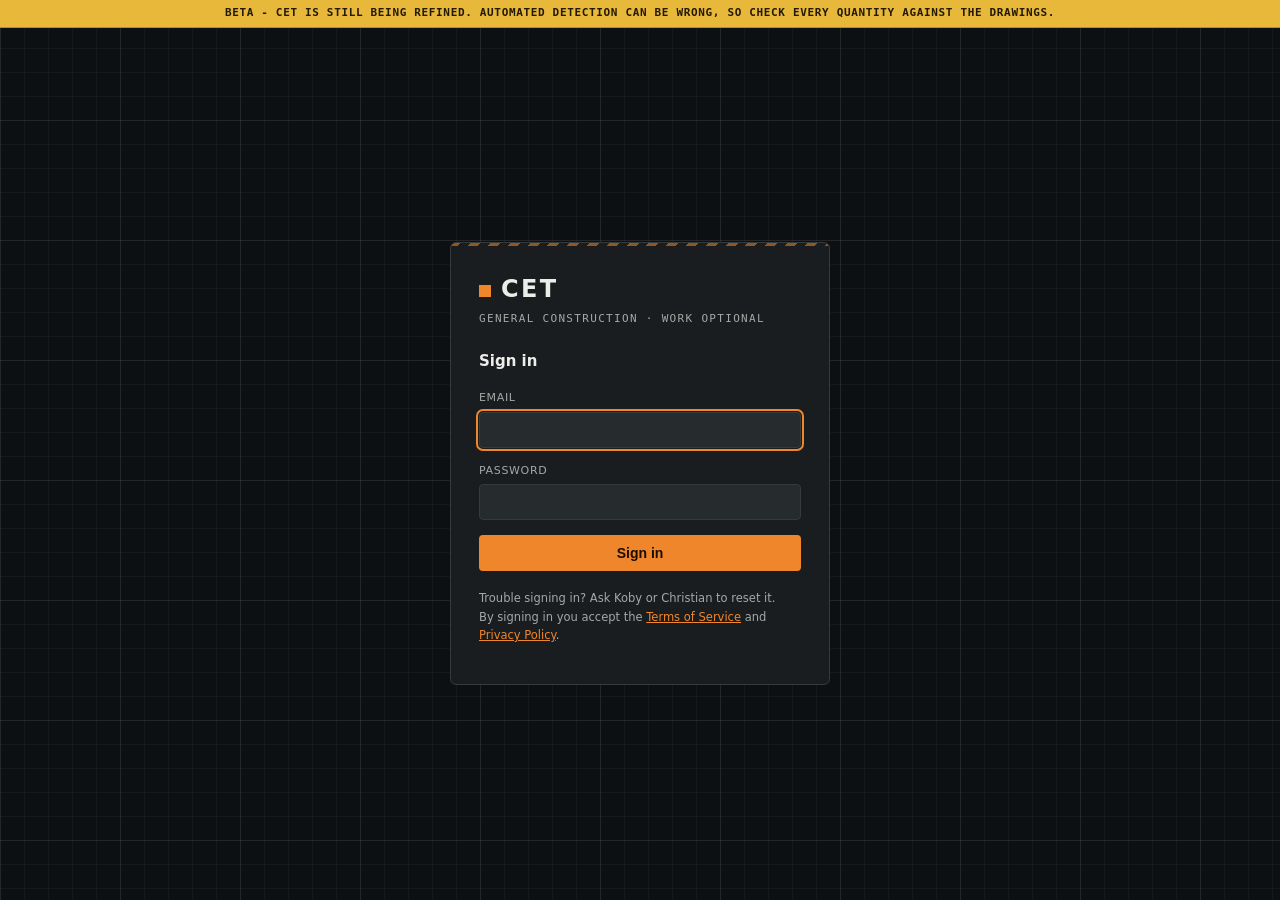
<file: webui/login.html>
<!doctype html>
<html lang="en">
<head>
<meta charset="utf-8">
<title>Sign in &middot; CET</title>
<link rel="icon" href="/favicon.svg?v=1" type="image/svg+xml">
<link rel="alternate icon" href="/favicon.ico?v=1" sizes="16x16 32x32 48x48">
<link rel="apple-touch-icon" href="/favicon-180.png?v=1">
<meta name="viewport" content="width=device-width, initial-scale=1">
<!-- Self-contained on purpose. Every asset this page needs has to be
     reachable BEFORE anyone is signed in, so each extra file would be another
     path the auth middleware has to let through. One file, no dependencies. -->
<style>
  :root {
    --bg: #0d1013; --panel: #1a1d1f; --line: #343a3e; --text: #ecece8;
    --dim: #a3a9a6; --accent: #f0862c; --accent-ink: #1c0d02; --field: #262b2e;
    --mono: "IBM Plex Mono", ui-monospace, "Cascadia Mono", Consolas, monospace;
  }
  * { box-sizing: border-box; }
  html, body { height: 100%; }
  body {
    margin: 0; color: var(--text); background-color: var(--bg);
    background-image: linear-gradient(rgba(255,255,255,.06) 1px, transparent 1px), linear-gradient(90deg, rgba(255,255,255,.06) 1px, transparent 1px),
      linear-gradient(rgba(255,255,255,.035) 1px, transparent 1px), linear-gradient(90deg, rgba(255,255,255,.035) 1px, transparent 1px);
    background-size: 120px 120px, 120px 120px, 24px 24px, 24px 24px;
    font: 14px/1.5 "IBM Plex Sans", "Segoe UI", -apple-system, system-ui, sans-serif;
    display: flex; flex-direction: column;
  }
  .beta {
    padding: 5px 12px; font-size: 11px; font-weight: 600; letter-spacing: .06em; text-transform: uppercase;
    font-family: var(--mono); color: #241a03; background: #e7b83a; border-bottom: 1px solid #b8901f;
    text-align: center;
  }
  main { flex: 1; display: grid; place-items: center; padding: 24px 16px; }
  .card {
    width: 100%; max-width: 380px; background: var(--panel);
    border: 1px solid var(--line); border-radius: 6px; padding: 28px; position: relative; overflow: hidden;
  }
  .card::before { content: ""; position: absolute; left: 0; right: 0; top: 0; height: 3px;
    background: repeating-linear-gradient(135deg, rgba(240,134,44,.55) 0 7px, transparent 7px 14px); }
  .brand {
    font-family: "IBM Plex Sans", "Segoe UI", system-ui, sans-serif; font-size: 24px; font-weight: 700;
    letter-spacing: .10em; margin-bottom: 2px;
  }
  .brand::before { content: ""; display: inline-block; width: 12px; height: 12px; background: var(--accent); margin-right: 10px; }
  .brand-sub {
    display: block; font-family: var(--mono); font-size: 11px; letter-spacing: .12em; text-transform: uppercase; color: var(--dim);
    font-weight: 500; margin-top: 4px;
  }
  h1 { font-size: 15px; font-weight: 600; margin: 22px 0 18px; }
  label {
    display: block; font-size: 11px; letter-spacing: .06em;
    text-transform: uppercase; color: var(--dim); margin-bottom: 5px;
  }
  input {
    width: 100%; padding: 9px 11px; margin-bottom: 15px; font-size: 14px;
    color: var(--text); background: var(--field);
    border: 1px solid var(--line); border-radius: 4px;
  }
  input:focus { outline: 2px solid var(--accent); outline-offset: 1px; }
  button {
    width: 100%; padding: 10px; font-size: 14px; font-weight: 600;
    color: var(--accent-ink); background: var(--accent); border: 0; border-radius: 4px;
    cursor: pointer;
  }
  button:hover { filter: brightness(1.08); }
  button[disabled] { opacity: .6; cursor: default; }
  .err {
    display: none; margin: 0 0 14px; padding: 9px 11px; font-size: 13px;
    color: #ffd9d3; background: #3a1c17; border: 1px solid #6b2f26;
    border-radius: 6px;
  }
  .err.show { display: block; }
  .foot { margin-top: 18px; font-size: 11.5px; color: var(--dim); line-height: 1.6; }
  .foot a { color: var(--accent); }
</style>
</head>
<body>
<div class="beta">BETA - CET is still being refined. Automated detection can be wrong, so check every quantity against the drawings.</div>
<main>
  <div class="card">
    <div class="brand">CET<span class="brand-sub">GENERAL CONSTRUCTION &middot; WORK OPTIONAL</span></div>
    <h1>Sign in</h1>
    <p class="err" id="err"></p>
    <form id="f" autocomplete="on">
      <label for="u">Email</label>
      <!-- type=email would block a bare username on a box with no users.json,
           where any name plus the site password is valid. -->
      <input id="u" name="username" type="text" autocomplete="username"
             autocapitalize="off" autocorrect="off" spellcheck="false" required>
      <label for="p">Password</label>
      <input id="p" name="password" type="password"
             autocomplete="current-password" required>
      <button id="go" type="submit">Sign in</button>
    </form>
    <p class="foot">Trouble signing in? Ask Koby or Christian to reset it.<br>
      By signing in you accept the <a href="/terms">Terms of Service</a>
      and <a href="/privacy">Privacy Policy</a>.</p>
  </div>
</main>
<script>
  const f = document.getElementById("f");
  const err = document.getElementById("err");
  const go = document.getElementById("go");
  const show = (m) => { err.textContent = m; err.classList.add("show"); };

  f.onsubmit = async (e) => {
    e.preventDefault();
    err.classList.remove("show");
    go.disabled = true;
    go.textContent = "Signing in…";
    try {
      const r = await fetch("/api/login", {
        method: "POST",
        headers: { "Content-Type": "application/json" },
        body: JSON.stringify({
          username: document.getElementById("u").value,
          password: document.getElementById("p").value,
        }),
      });
      if (r.ok) {
        // Whatever page they were sent here from, else the app root.
        const to = new URLSearchParams(location.search).get("next") || "/";
        // Keep the fragment. A link from Bid Sniper is <root>/#bid=<id> (or
        // #job=<id>); the server never sees a fragment, so the redirect to
        // /login?next=/ carried it here on the login URL, and dropping it
        // would land the person on Projects with the hand-off lost.
        const dest = to.startsWith("/") ? to : "/";
        location.href = dest.includes("#") ? dest : dest + (location.hash || "");
        return;
      }
      const j = await r.json().catch(() => ({}));
      show(j.detail || `Could not sign in (${r.status})`);
    } catch (e) {
      show("Could not reach the server. Check your connection and try again.");
    }
    go.disabled = false;
    go.textContent = "Sign in";
  };
  document.getElementById("u").focus();
</script>
</body>
</html>
</file>
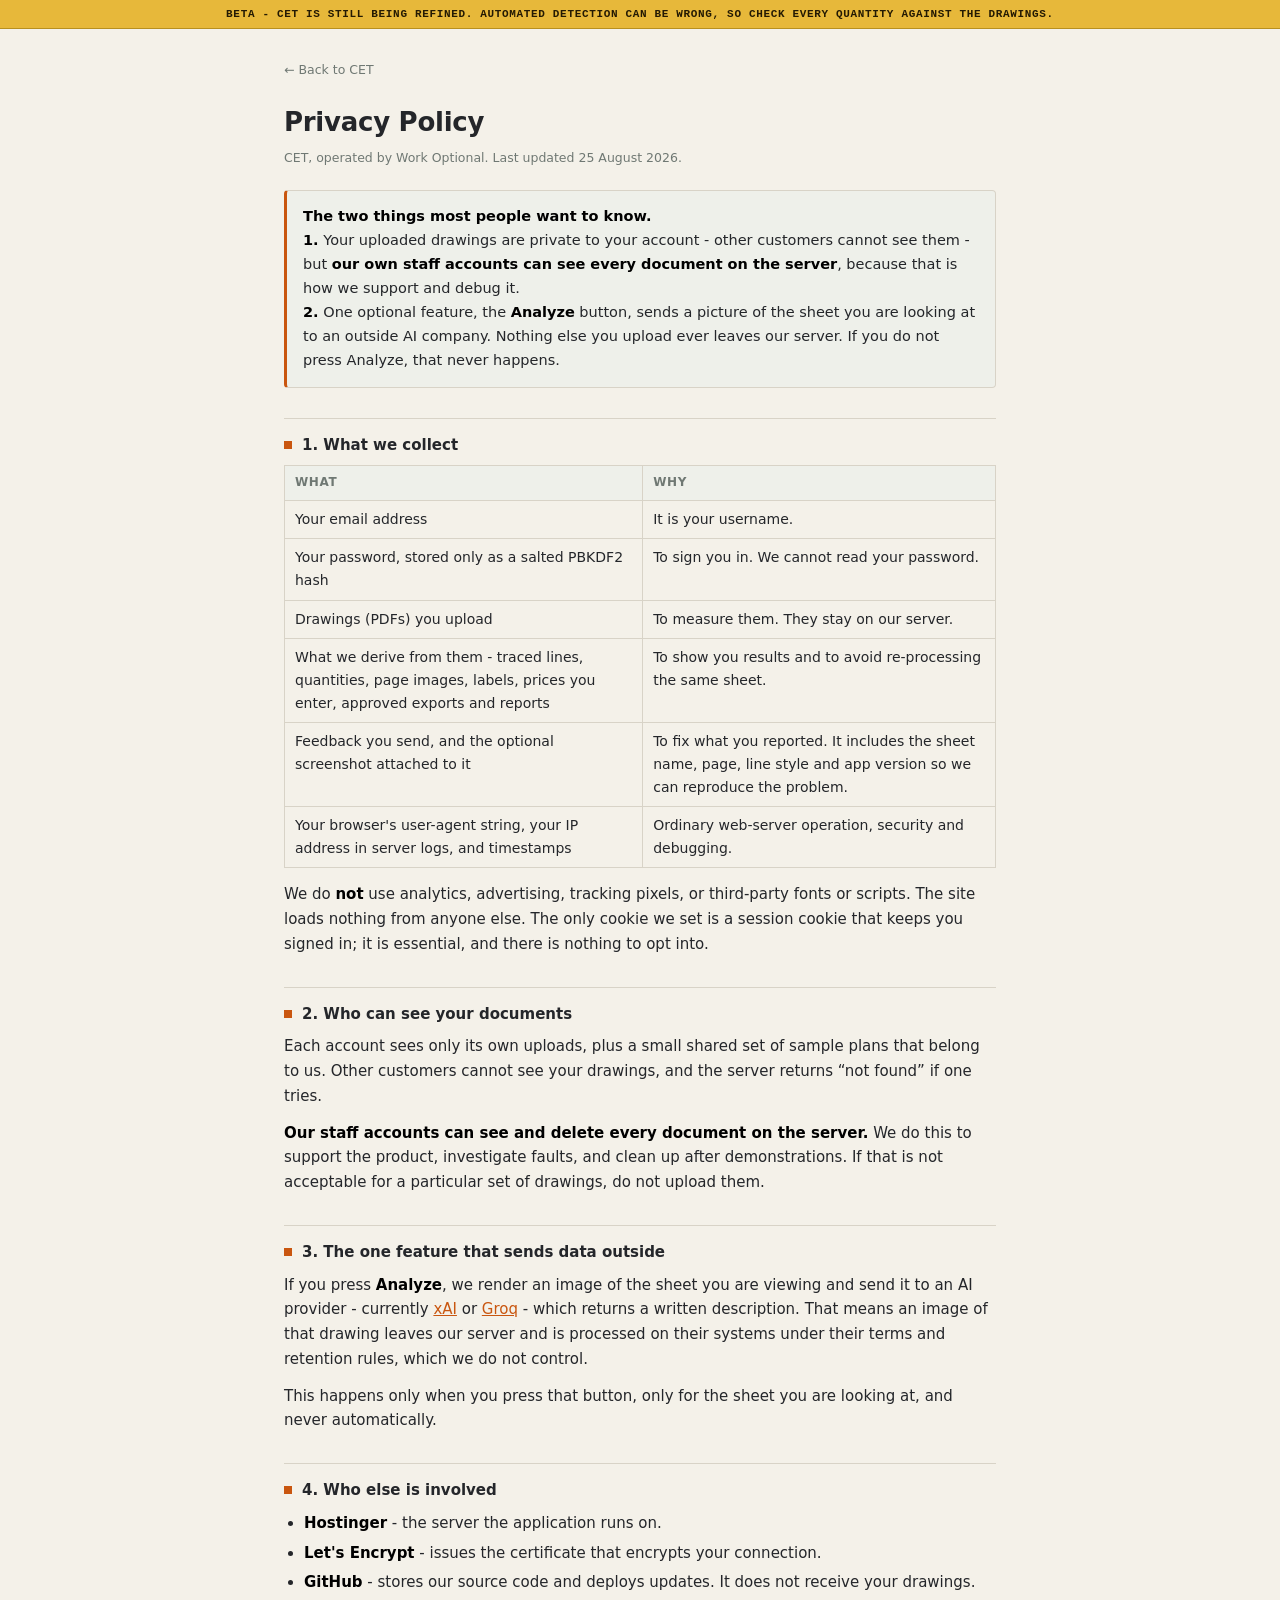
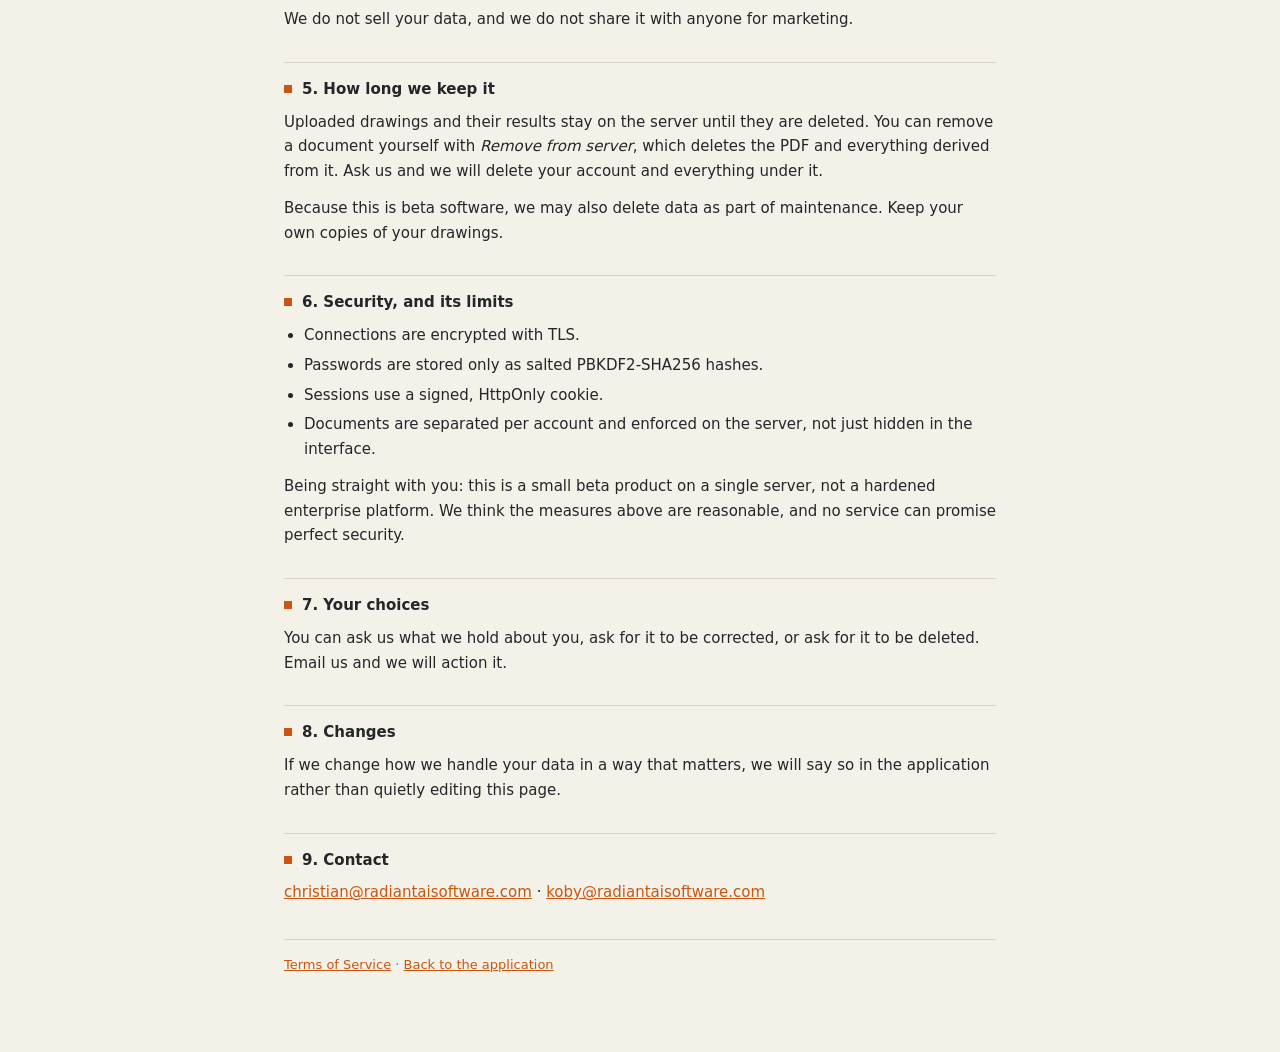
<file: webui/privacy.html>
<!doctype html>
<html lang="en">
<head>
<meta charset="utf-8">
<title>Privacy Policy &middot; CET</title>
<link rel="icon" href="/favicon.svg?v=1" type="image/svg+xml">
<link rel="alternate icon" href="/favicon.ico?v=1" sizes="16x16 32x32 48x48">
<link rel="apple-touch-icon" href="/favicon-180.png?v=1">
<meta name="viewport" content="width=device-width, initial-scale=1">
<link rel="stylesheet" href="legal.css?v=1">
</head>
<body>
<div class="beta">BETA - CET is still being refined. Automated detection can be wrong, so check every quantity against the drawings.</div>
<main>
  <a class="back" href="/">&larr; Back to CET</a>
  <h1>Privacy Policy</h1>
  <p class="meta">CET, operated by Work Optional.
     Last updated 25 August 2026.</p>

  <div class="callout">
    <strong>The two things most people want to know.</strong><br>
    <strong>1.</strong> Your uploaded drawings are private to your account -
    other customers cannot see them - but <strong>our own staff accounts can see
    every document on the server</strong>, because that is how we support and
    debug it.<br>
    <strong>2.</strong> One optional feature, the <strong>Analyze</strong>
    button, sends a picture of the sheet you are looking at to an outside AI
    company. Nothing else you upload ever leaves our server. If you do not press
    Analyze, that never happens.
  </div>

  <h2>1. What we collect</h2>
  <table>
    <tr><th>What</th><th>Why</th></tr>
    <tr><td>Your email address</td><td>It is your username.</td></tr>
    <tr><td>Your password, stored only as a salted PBKDF2 hash</td>
        <td>To sign you in. We cannot read your password.</td></tr>
    <tr><td>Drawings (PDFs) you upload</td>
        <td>To measure them. They stay on our server.</td></tr>
    <tr><td>What we derive from them - traced lines, quantities, page images,
            labels, prices you enter, approved exports and reports</td>
        <td>To show you results and to avoid re-processing the same sheet.</td></tr>
    <tr><td>Feedback you send, and the optional screenshot attached to it</td>
        <td>To fix what you reported. It includes the sheet name, page, line
            style and app version so we can reproduce the problem.</td></tr>
    <tr><td>Your browser's user-agent string, your IP address in server logs,
            and timestamps</td>
        <td>Ordinary web-server operation, security and debugging.</td></tr>
  </table>
  <p>We do <strong>not</strong> use analytics, advertising, tracking pixels, or
     third-party fonts or scripts. The site loads nothing from anyone else. The
     only cookie we set is a session cookie that keeps you signed in; it is
     essential, and there is nothing to opt into.</p>

  <h2>2. Who can see your documents</h2>
  <p>Each account sees only its own uploads, plus a small shared set of sample
     plans that belong to us. Other customers cannot see your drawings, and the
     server returns &ldquo;not found&rdquo; if one tries.</p>
  <p><strong>Our staff accounts can see and delete every document on the
     server.</strong> We do this to support the product, investigate faults, and
     clean up after demonstrations. If that is not acceptable for a particular
     set of drawings, do not upload them.</p>

  <h2>3. The one feature that sends data outside</h2>
  <p>If you press <strong>Analyze</strong>, we render an image of the sheet you
     are viewing and send it to an AI provider - currently
     <a href="https://x.ai" rel="noopener noreferrer">xAI</a> or
     <a href="https://groq.com" rel="noopener noreferrer">Groq</a> - which
     returns a written description. That means an image of that drawing leaves
     our server and is processed on their systems under their terms and
     retention rules, which we do not control.</p>
  <p>This happens only when you press that button, only for the sheet you are
     looking at, and never automatically.</p>

  <h2>4. Who else is involved</h2>
  <ul>
    <li><strong>Hostinger</strong> - the server the application runs on.</li>
    <li><strong>Let's Encrypt</strong> - issues the certificate that encrypts
        your connection.</li>
    <li><strong>GitHub</strong> - stores our source code and deploys updates. It
        does not receive your drawings.</li>
  </ul>
  <p>We do not sell your data, and we do not share it with anyone for marketing.</p>

  <h2>5. How long we keep it</h2>
  <p>Uploaded drawings and their results stay on the server until they are
     deleted. You can remove a document yourself with
     <em>Remove from server</em>, which deletes the PDF and everything derived
     from it. Ask us and we will delete your account and everything under it.</p>
  <p>Because this is beta software, we may also delete data as part of
     maintenance. Keep your own copies of your drawings.</p>

  <h2>6. Security, and its limits</h2>
  <ul>
    <li>Connections are encrypted with TLS.</li>
    <li>Passwords are stored only as salted PBKDF2-SHA256 hashes.</li>
    <li>Sessions use a signed, HttpOnly cookie.</li>
    <li>Documents are separated per account and enforced on the server, not just
        hidden in the interface.</li>
  </ul>
  <p>Being straight with you: this is a small beta product on a single server,
     not a hardened enterprise platform. We think the measures above are
     reasonable, and no service can promise perfect security.</p>

  <h2>7. Your choices</h2>
  <p>You can ask us what we hold about you, ask for it to be corrected, or ask
     for it to be deleted. Email us and we will action it.</p>

  <h2>8. Changes</h2>
  <p>If we change how we handle your data in a way that matters, we will say so
     in the application rather than quietly editing this page.</p>

  <h2>9. Contact</h2>
  <p><a href="mailto:christian@radiantaisoftware.com">christian@radiantaisoftware.com</a>
     &middot;
     <a href="mailto:koby@radiantaisoftware.com">koby@radiantaisoftware.com</a></p>

  <p class="foot"><a href="/terms">Terms of Service</a> &middot;
     <a href="/">Back to the application</a></p>
</main>
</body>
</html>
</file>
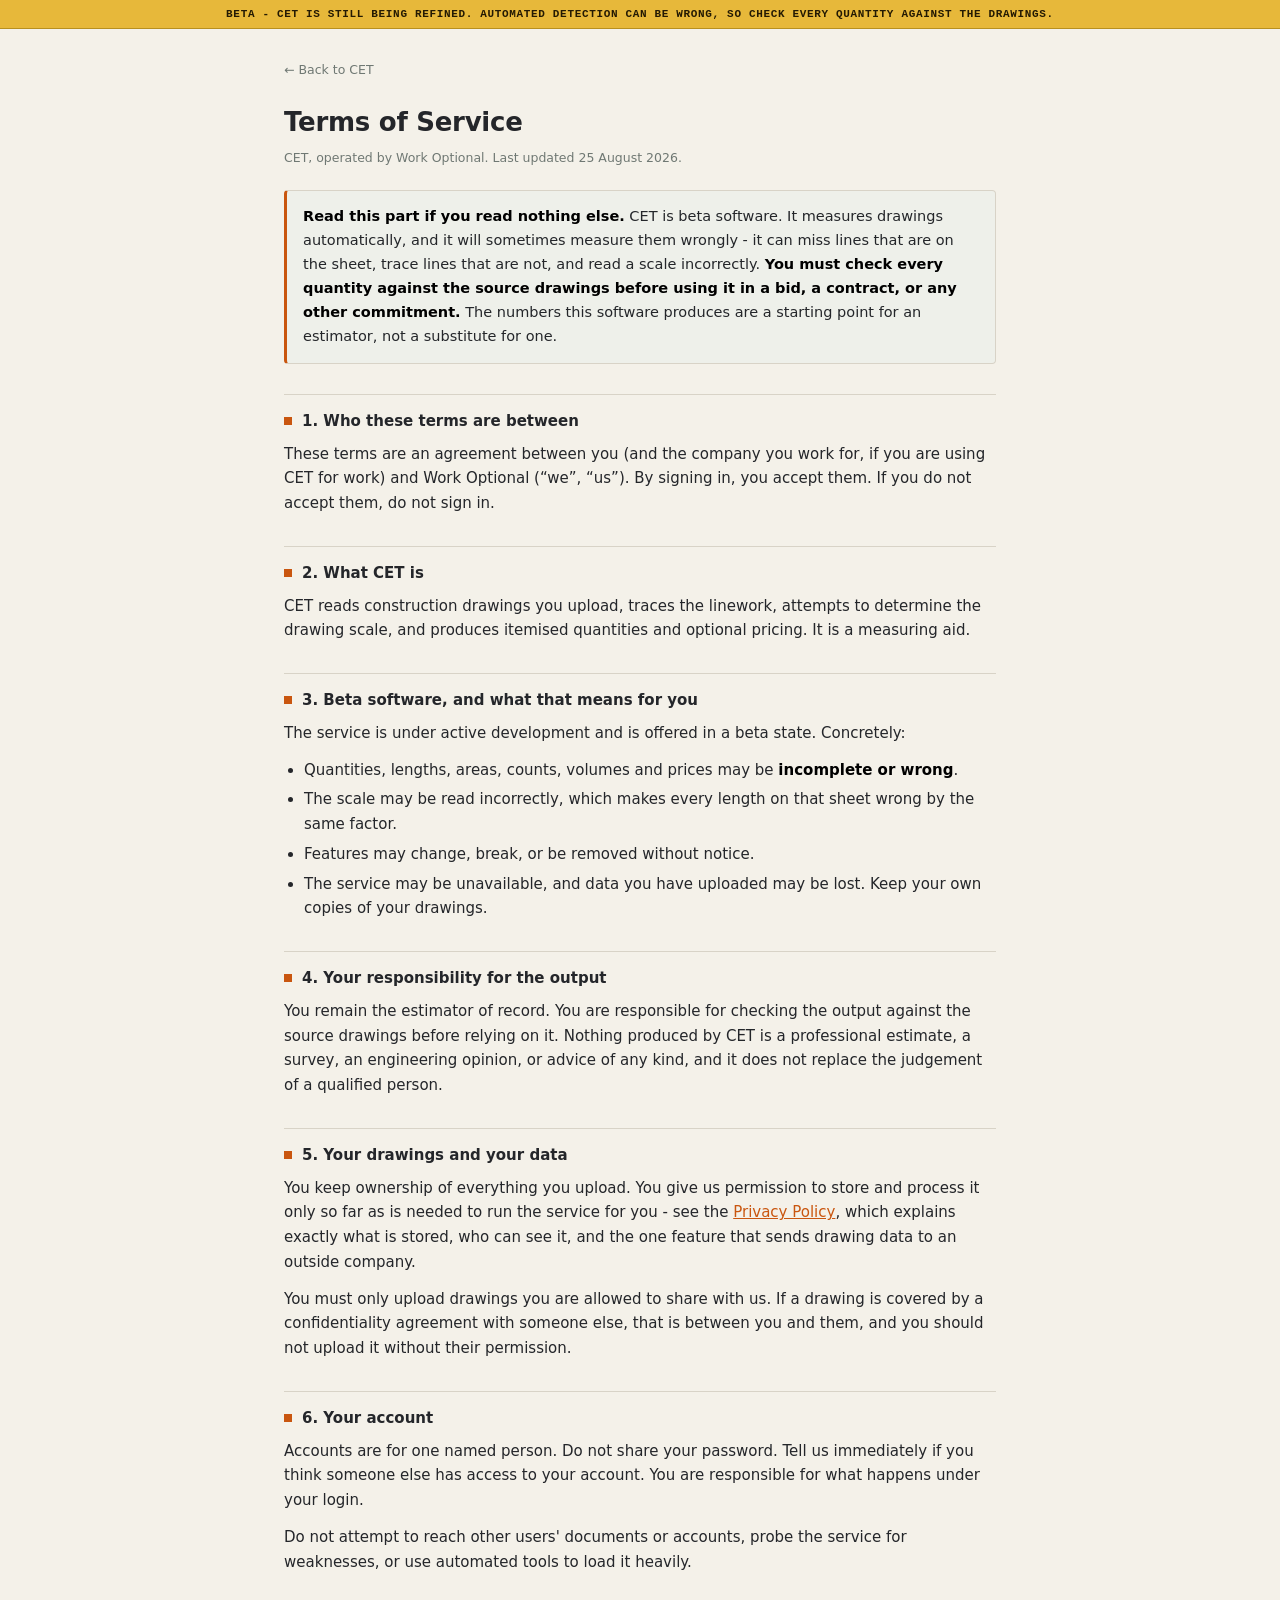
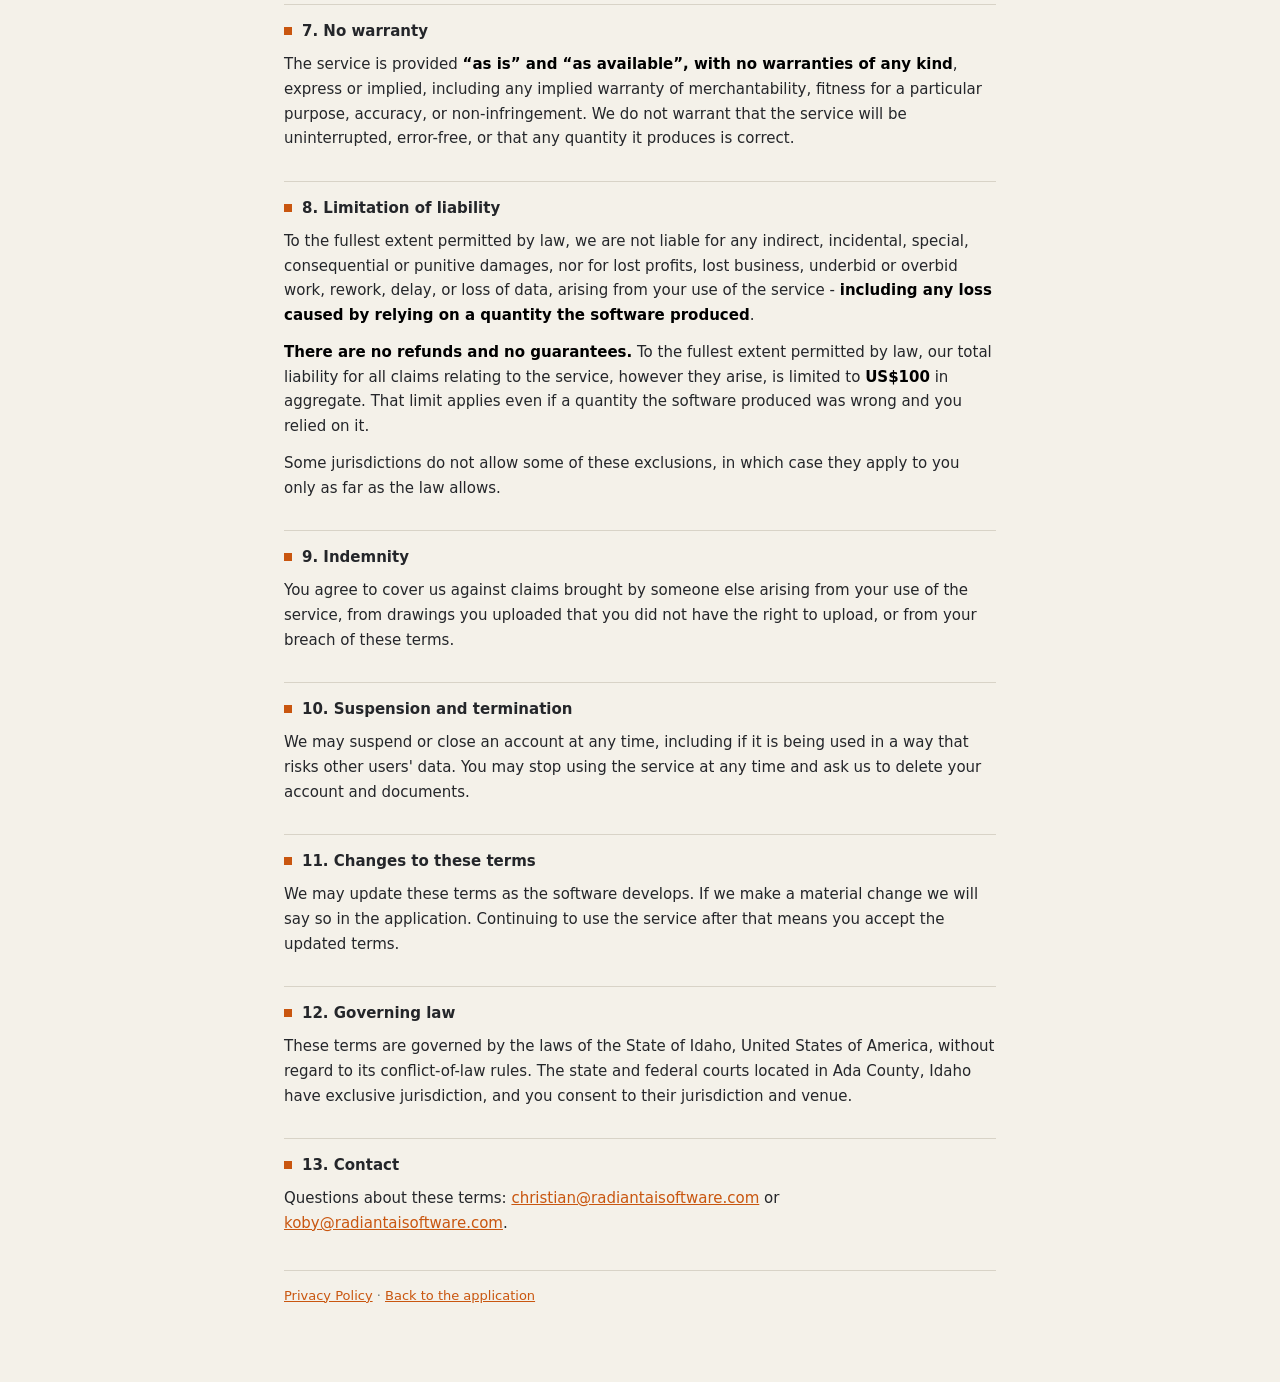
<file: webui/terms.html>
<!doctype html>
<html lang="en">
<head>
<meta charset="utf-8">
<title>Terms of Service &middot; CET</title>
<link rel="icon" href="/favicon.svg?v=1" type="image/svg+xml">
<link rel="alternate icon" href="/favicon.ico?v=1" sizes="16x16 32x32 48x48">
<link rel="apple-touch-icon" href="/favicon-180.png?v=1">
<meta name="viewport" content="width=device-width, initial-scale=1">
<link rel="stylesheet" href="legal.css?v=1">
</head>
<body>
<div class="beta">BETA - CET is still being refined. Automated detection can be wrong, so check every quantity against the drawings.</div>
<main>
  <a class="back" href="/">&larr; Back to CET</a>
  <h1>Terms of Service</h1>
  <p class="meta">CET, operated by Work Optional.
     Last updated 25 August 2026.</p>

  <div class="callout">
    <strong>Read this part if you read nothing else.</strong> CET is
    beta software. It measures drawings automatically, and it will sometimes
    measure them wrongly - it can miss lines that are on the sheet, trace lines
    that are not, and read a scale incorrectly. <strong>You must check every
    quantity against the source drawings before using it in a bid, a contract,
    or any other commitment.</strong> The numbers this software produces are a
    starting point for an estimator, not a substitute for one.
  </div>

  <h2>1. Who these terms are between</h2>
  <p>These terms are an agreement between you (and the company you work for, if
     you are using CET for work) and Work Optional
     (&ldquo;we&rdquo;, &ldquo;us&rdquo;). By signing in, you accept them. If
     you do not accept them, do not sign in.</p>

  <h2>2. What CET is</h2>
  <p>CET reads construction drawings you upload, traces the linework,
     attempts to determine the drawing scale, and produces itemised quantities
     and optional pricing. It is a measuring aid.</p>

  <h2>3. Beta software, and what that means for you</h2>
  <p>The service is under active development and is offered in a beta state.
     Concretely:</p>
  <ul>
    <li>Quantities, lengths, areas, counts, volumes and prices may be
        <strong>incomplete or wrong</strong>.</li>
    <li>The scale may be read incorrectly, which makes every length on that
        sheet wrong by the same factor.</li>
    <li>Features may change, break, or be removed without notice.</li>
    <li>The service may be unavailable, and data you have uploaded may be lost.
        Keep your own copies of your drawings.</li>
  </ul>

  <h2>4. Your responsibility for the output</h2>
  <p>You remain the estimator of record. You are responsible for checking the
     output against the source drawings before relying on it. Nothing produced
     by CET is a professional estimate, a survey, an engineering
     opinion, or advice of any kind, and it does not replace the judgement of a
     qualified person.</p>

  <h2>5. Your drawings and your data</h2>
  <p>You keep ownership of everything you upload. You give us permission to
     store and process it only so far as is needed to run the service for you -
     see the <a href="/privacy">Privacy Policy</a>, which explains exactly what
     is stored, who can see it, and the one feature that sends drawing data to
     an outside company.</p>
  <p>You must only upload drawings you are allowed to share with us. If a
     drawing is covered by a confidentiality agreement with someone else, that
     is between you and them, and you should not upload it without their
     permission.</p>

  <h2>6. Your account</h2>
  <p>Accounts are for one named person. Do not share your password. Tell us
     immediately if you think someone else has access to your account. You are
     responsible for what happens under your login.</p>
  <p>Do not attempt to reach other users' documents or accounts, probe the
     service for weaknesses, or use automated tools to load it heavily.</p>

  <h2>7. No warranty</h2>
  <p>The service is provided <strong>&ldquo;as is&rdquo; and &ldquo;as
     available&rdquo;, with no warranties of any kind</strong>, express or
     implied, including any implied warranty of merchantability, fitness for a
     particular purpose, accuracy, or non-infringement. We do not warrant that
     the service will be uninterrupted, error-free, or that any quantity it
     produces is correct.</p>

  <h2>8. Limitation of liability</h2>
  <p>To the fullest extent permitted by law, we are not liable for any indirect,
     incidental, special, consequential or punitive damages, nor for lost
     profits, lost business, underbid or overbid work, rework, delay, or loss of
     data, arising from your use of the service - <strong>including any loss
     caused by relying on a quantity the software produced</strong>.</p>
  <p><strong>There are no refunds and no guarantees.</strong> To the fullest
     extent permitted by law, our total liability for all claims relating to the
     service, however they arise, is limited to <strong>US$100</strong> in
     aggregate. That limit applies even if a quantity the software produced was
     wrong and you relied on it.</p>
  <p>Some jurisdictions do not allow some of these exclusions, in which case
     they apply to you only as far as the law allows.</p>

  <h2>9. Indemnity</h2>
  <p>You agree to cover us against claims brought by someone else arising from
     your use of the service, from drawings you uploaded that you did not have
     the right to upload, or from your breach of these terms.</p>

  <h2>10. Suspension and termination</h2>
  <p>We may suspend or close an account at any time, including if it is being
     used in a way that risks other users' data. You may stop using the service
     at any time and ask us to delete your account and documents.</p>

  <h2>11. Changes to these terms</h2>
  <p>We may update these terms as the software develops. If we make a material
     change we will say so in the application. Continuing to use the service
     after that means you accept the updated terms.</p>

  <h2>12. Governing law</h2>
  <p>These terms are governed by the laws of the State of Idaho, United States
     of America, without regard to its conflict-of-law rules. The state and
     federal courts located in Ada County, Idaho have exclusive jurisdiction,
     and you consent to their jurisdiction and venue.</p>

  <h2>13. Contact</h2>
  <p>Questions about these terms:
     <a href="mailto:christian@radiantaisoftware.com">christian@radiantaisoftware.com</a>
     or <a href="mailto:koby@radiantaisoftware.com">koby@radiantaisoftware.com</a>.</p>

  <p class="foot"><a href="/privacy">Privacy Policy</a> &middot;
     <a href="/">Back to the application</a></p>
</main>
</body>
</html>
</file>
<file: webui/legal.css>
/* Terms and Privacy. Deliberately its own stylesheet rather than style.css:
   both pages must render for somebody who is NOT signed in, so every asset
   they need is on the public allowlist, and that list should stay short. */
:root {
  --bg: #0d1013; --panel: #1a1d1f; --line: #343a3e; --text: #ecece8;
  --dim: #a3a9a6; --accent: #f0862c; --chip: #262b2e;
  --mono: "IBM Plex Mono", ui-monospace, "Cascadia Mono", Consolas, monospace;
}
* { box-sizing: border-box; }
body {
  margin: 0; background: var(--bg); color: var(--text);
  font: 15px/1.65 "IBM Plex Sans", "Segoe UI", -apple-system, system-ui, sans-serif;
}
.beta {
  position: sticky; top: 0; z-index: 5;
  padding: 5px 12px; font-size: 11px; font-weight: 600; letter-spacing: .06em; text-transform: uppercase;
  font-family: var(--mono); color: #241a03; background: #e7b83a; border-bottom: 1px solid #b8901f;
  text-align: center;
}
main {
  /* ~70 characters of running text; a contract nobody can read is not a
     contract that protects anybody */
  max-width: 47rem; margin: 0 auto; padding: 28px 20px 64px;
}
.back {
  display: inline-block; font-size: 12.5px; color: var(--dim);
  text-decoration: none; margin-bottom: 20px;
}
.back:hover { color: var(--text); }
h1 { font-size: 26px; margin: 0 0 4px; letter-spacing: -.01em; }
h2 {
  font-size: 15px; margin: 30px 0 8px; padding-top: 14px;
  border-top: 1px solid var(--line);
}
h2::before { content: ""; display: inline-block; width: 8px; height: 8px; background: var(--accent); margin-right: 10px; vertical-align: 1px; }
.meta { color: var(--dim); font-size: 12.5px; margin: 0 0 22px; }
p { margin: 0 0 12px; }
ul { margin: 0 0 12px; padding-left: 20px; }
li { margin-bottom: 5px; }
a { color: var(--accent); }
strong { color: #fff; }
.callout {
  background: var(--chip); border: 1px solid var(--line);
  border-left: 3px solid var(--accent);
  border-radius: 4px; padding: 14px 16px; margin: 20px 0 8px;
  font-size: 14.5px;
}
/* The bits a human still has to fill in. Loud on purpose - shipping a policy
   with [STATE] left in it is worse than having no policy. */
.fill {
  background: #5a3a00; color: #ffd98a; padding: 0 5px; border-radius: 3px;
  font-family: var(--mono); font-size: .88em;
}
table { border-collapse: collapse; width: 100%; margin: 6px 0 14px; font-size: 14px; }
th, td { text-align: left; vertical-align: top; padding: 7px 10px; border: 1px solid var(--line); }
th { background: var(--chip); font-size: 12px; text-transform: uppercase; letter-spacing: .05em; color: var(--dim); }
.foot { margin-top: 34px; padding-top: 14px; border-top: 1px solid var(--line); font-size: 13px; color: var(--dim); }

@media (prefers-color-scheme: light) {
  :root {
    --bg: #f4f1e9; --panel: #fbfaf6; --line: #d8d3c7; --text: #24262a;
    --dim: #6f7873; --accent: #c9560f; --chip: #eef0ea;
  }
  strong { color: #000; }
  .fill { background: #ffe9b0; color: #6b4a00; }
}
</file>
